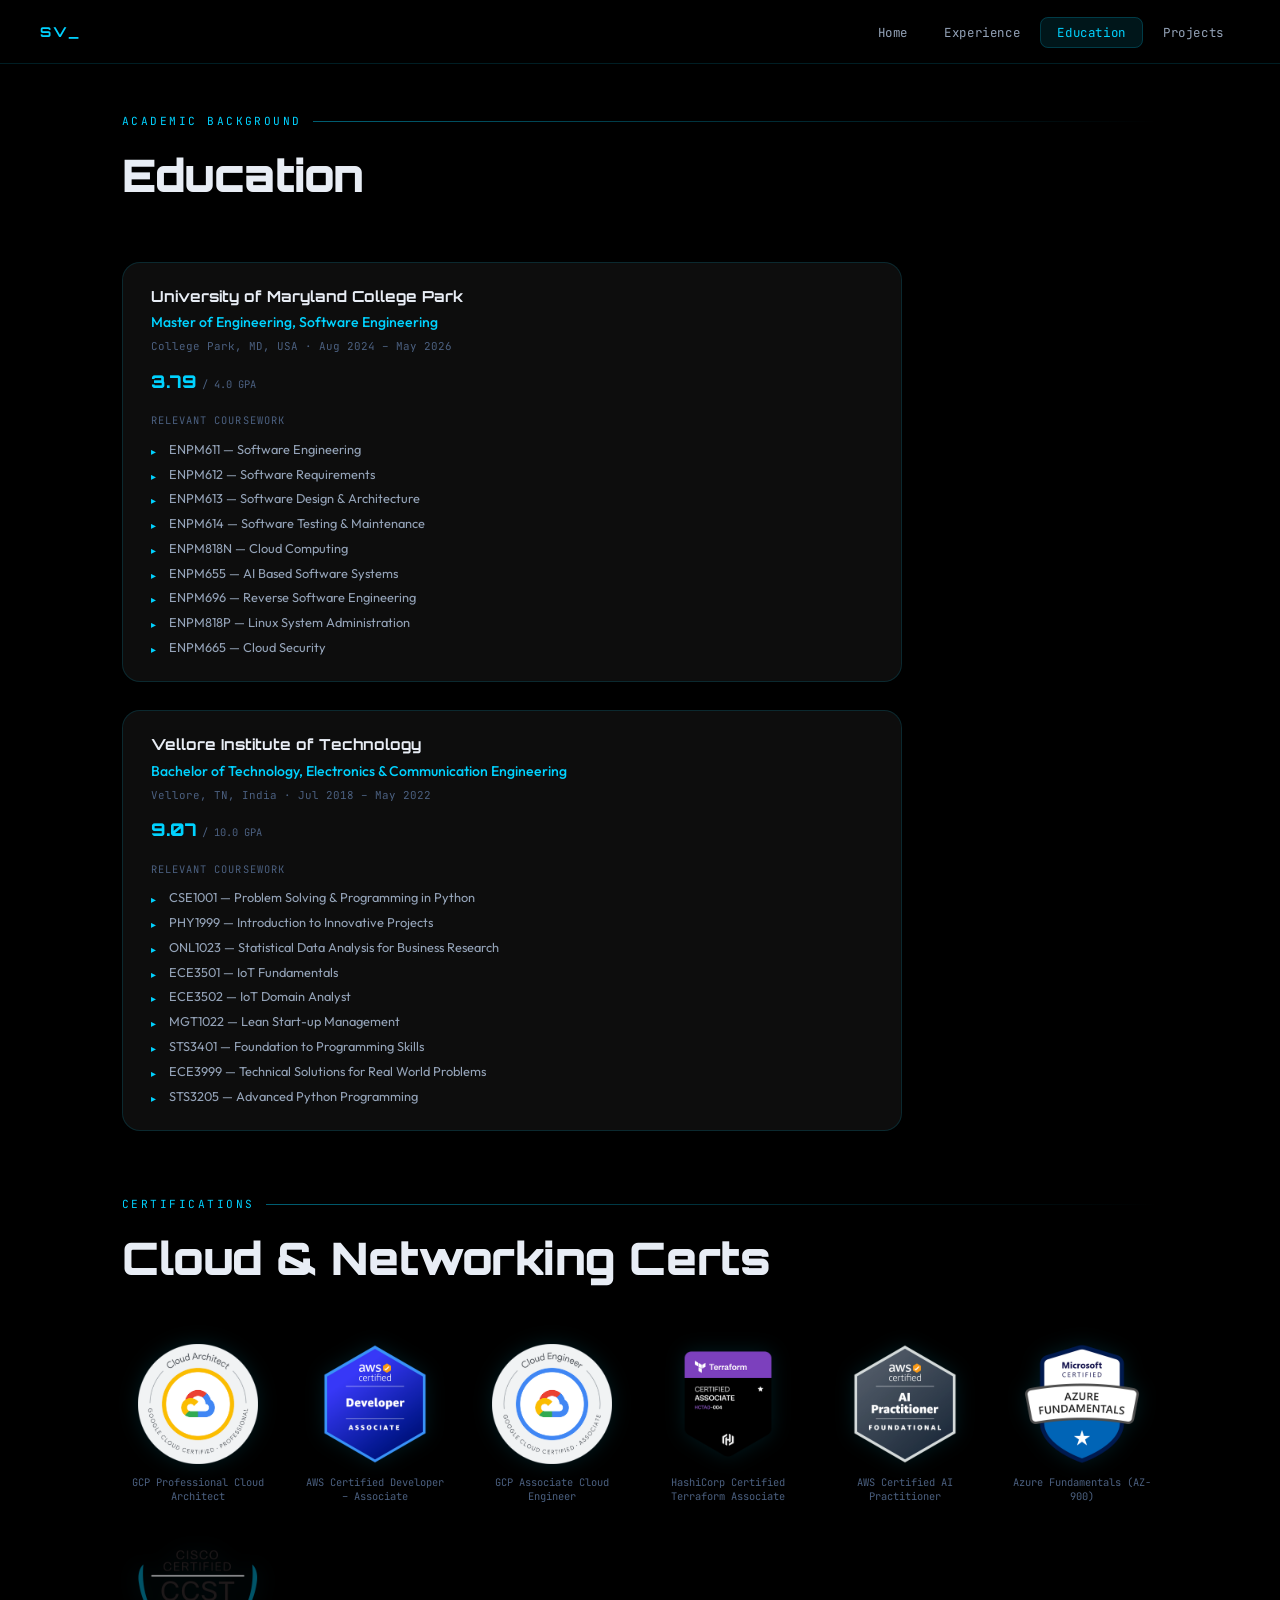
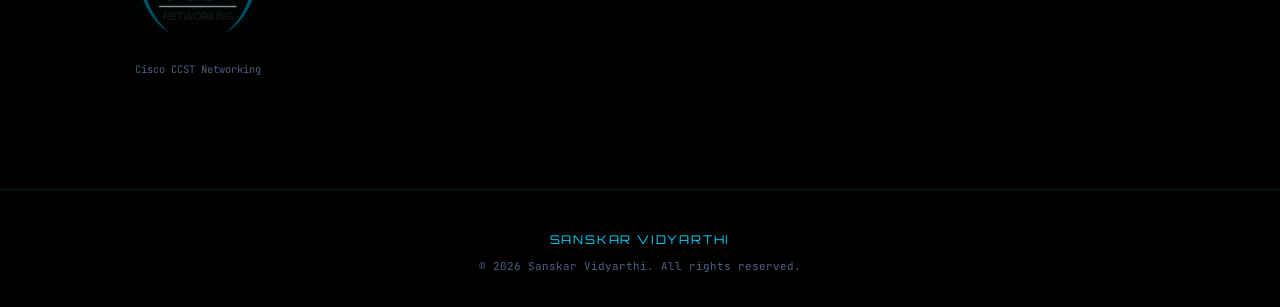
<file: pages/education.html>
<!DOCTYPE html>
<html lang="en">
<head>
  <meta charset="UTF-8" />
  <meta name="viewport" content="width=device-width, initial-scale=1.0" />
  <meta name="description" content="Education background and cloud certifications for Sanskar Vidyarthi. M.Eng. Software Engineering at UMD, B.Tech. at VIT, AWS, GCP, and Azure certified." />
  <title>Education — Sanskar Vidyarthi</title>
  <link rel="preconnect" href="https://fonts.googleapis.com" />
  <link rel="preconnect" href="https://fonts.gstatic.com" crossorigin />
  <link rel="stylesheet" href="../css/global.css" />
  <link rel="stylesheet" href="../css/experience.css" />
  <style>
    .edu-standalone {
      display: flex;
      flex-direction: column;
      gap: 1.75rem;
      margin-bottom: 3.5rem;
    }
    .edu-standalone .dt-edu-card { max-width: 780px; }

    /* Certifications */
    .cert-badges-grid {
      display: grid;
      grid-template-columns: repeat(auto-fill, minmax(150px, 1fr));
      gap: 1.75rem 1.5rem;
      justify-items: center;
    }
    .cert-badge-card {
      display: flex;
      flex-direction: column;
      align-items: center;
      gap: 0.65rem;
    }
    .cert-badge-card img {
      width: 120px; height: 120px;
      object-fit: contain;
      filter: drop-shadow(0 0 10px rgba(0,210,255,0.12));
      transition: transform 0.25s, filter 0.25s;
    }
    .cert-badge-card:hover img {
      transform: translateY(-5px) scale(1.06);
      filter: drop-shadow(0 0 20px rgba(0,210,255,0.32));
    }
    .cert-badge-name {
      font-family: var(--font-mono);
      font-size: 0.65rem;
      color: var(--text-muted);
      text-align: center;
      line-height: 1.4;
      max-width: 140px;
    }
    .certs-section { margin-top: 4rem; }
  </style>
</head>
<body>

<!-- ── NAV ── -->
<nav>
  <a href="../index.html" class="nav-logo">SV_</a>
  <ul class="nav-links">
    <li><a href="../index.html">Home</a></li>
    <li><a href="experience.html">Experience</a></li>
    <li><a href="education.html">Education</a></li>
    <li><a href="projects.html">Projects</a></li>
  </ul>
  <button class="nav-hamburger" id="nav-hamburger" aria-label="Menu">
    <span></span><span></span><span></span>
  </button>
</nav>
<div class="nav-mobile" id="nav-mobile">
  <a href="../index.html">Home</a>
  <a href="experience.html">Experience</a>
  <a href="education.html">Education</a>
  <a href="projects.html">Projects</a>
</div>

<main>
<div class="page-content">

  <div class="section-label">academic background</div>
  <h1 class="page-title">Education</h1>

  <div class="edu-standalone">

    <!-- UMD -->
    <div class="dt-edu-card reveal">
      <div class="dt-edu-inst">University of Maryland College Park</div>
      <div class="dt-edu-degree">Master of Engineering, Software Engineering</div>
      <div class="dt-edu-meta">College Park, MD, USA · Aug 2024 – May 2026</div>
      <div class="dt-edu-gpa">3.79 <span>/ 4.0 GPA</span></div>
      <div class="dt-courses-label">Relevant Coursework</div>
      <ul class="dt-courses-list">
        <li>ENPM611 — Software Engineering</li>
        <li>ENPM612 — Software Requirements</li>
        <li>ENPM613 — Software Design &amp; Architecture</li>
        <li>ENPM614 — Software Testing &amp; Maintenance</li>
        <li>ENPM818N — Cloud Computing</li>
        <li>ENPM655 — AI Based Software Systems</li>
        <li>ENPM696 — Reverse Software Engineering</li>
        <li>ENPM818P — Linux System Administration</li>
        <li>ENPM665 — Cloud Security</li>
      </ul>
    </div>

    <!-- VIT -->
    <div class="dt-edu-card reveal">
      <div class="dt-edu-inst">Vellore Institute of Technology</div>
      <div class="dt-edu-degree">Bachelor of Technology, Electronics &amp; Communication Engineering</div>
      <div class="dt-edu-meta">Vellore, TN, India · Jul 2018 – May 2022</div>
      <div class="dt-edu-gpa">9.07 <span>/ 10.0 GPA</span></div>
      <div class="dt-courses-label">Relevant Coursework</div>
      <ul class="dt-courses-list">
        <li>CSE1001 — Problem Solving &amp; Programming in Python</li>
        <li>PHY1999 — Introduction to Innovative Projects</li>
        <li>ONL1023 — Statistical Data Analysis for Business Research</li>
        <li>ECE3501 — IoT Fundamentals</li>
        <li>ECE3502 — IoT Domain Analyst</li>
        <li>MGT1022 — Lean Start-up Management</li>
        <li>STS3401 — Foundation to Programming Skills</li>
        <li>ECE3999 — Technical Solutions for Real World Problems</li>
        <li>STS3205 — Advanced Python Programming</li>
      </ul>
    </div>

  </div>

  <!-- Certifications -->
  <div class="certs-section">
    <div class="section-label">certifications</div>
    <h1 class="page-title">Cloud &amp; Networking Certs</h1>
    <div class="cert-badges-grid">
      <div class="cert-badge-card reveal">
        <img src="../asset/cert-badges/professional-cloud-architect-certification.png" alt="GCP Professional Cloud Architect" width="120" height="120" loading="lazy" />
        <div class="cert-badge-name">GCP Professional Cloud Architect</div>
      </div>
      <div class="cert-badge-card reveal">
        <img src="../asset/cert-badges/aws-certified-developer-associate.png" alt="AWS Certified Developer – Associate" width="120" height="120" loading="lazy" />
        <div class="cert-badge-name">AWS Certified Developer – Associate</div>
      </div>
      <div class="cert-badge-card reveal">
        <img src="../asset/cert-badges/associate-cloud-engineer-certification.png" alt="GCP Associate Cloud Engineer" width="120" height="120" loading="lazy" />
        <div class="cert-badge-name">GCP Associate Cloud Engineer</div>
      </div>
      <div class="cert-badge-card reveal">
        <img src="../asset/cert-badges/hashicorp-certified-terraform-associate-004.png" alt="HashiCorp Certified Terraform Associate" width="120" height="120" loading="lazy" />
        <div class="cert-badge-name">HashiCorp Certified Terraform Associate</div>
      </div>
      <div class="cert-badge-card reveal">
        <img src="../asset/cert-badges/aws-certified-ai-practitioner.png" alt="AWS Certified AI Practitioner" width="120" height="120" loading="lazy" />
        <div class="cert-badge-name">AWS Certified AI Practitioner</div>
      </div>
      <div class="cert-badge-card reveal">
        <img src="../asset/cert-badges/microsoft-certified-azure-fundamentals.png" alt="Azure Fundamentals AZ-900" width="120" height="120" loading="lazy" />
        <div class="cert-badge-name">Azure Fundamentals (AZ-900)</div>
      </div>
      <div class="cert-badge-card reveal">
        <img src="../asset/cert-badges/cisco-certified-support-technician-networking-ccst-.1.png" alt="Cisco CCST Networking" width="120" height="120" loading="lazy" />
        <div class="cert-badge-name">Cisco CCST Networking</div>
      </div>
    </div>
  </div>

</div>

</main>

<footer>
  <div class="footer-name">SANSKAR VIDYARTHI</div>
  <div class="footer-copy">© <span id="year"></span> Sanskar Vidyarthi. All rights reserved.</div>
</footer>

<script src="../js/main.js"></script>
</body>
</html>
</file>
<file: css/global.css>
/* ============================================================
   GLOBAL — shared variables, reset, nav, footer, buttons
   ============================================================ */

@import url('https://fonts.googleapis.com/css2?family=Orbitron:wght@700;900&family=Outfit:wght@300;400;500;600&family=JetBrains+Mono:wght@400;500&display=swap');

:root {
  --bg:           #000000;
  --bg-card:      #0d0d0d;
  --bg-card-hover:#141414;
  --border:       rgba(0, 210, 255, 0.14);
  --border-glow:  rgba(0, 210, 255, 0.45);
  --cyan:         #00d2ff;
  --cyan-dim:     rgba(0, 210, 255, 0.7);
  --cyan-muted:   rgba(0, 210, 255, 0.1);
  --violet:       #7c3aed;
  --gold:         #f59e0b;
  --text-primary:   #e8edf5;
  --text-secondary: #94a3b8;
  --text-muted:     #4b6080;
  --font-display: 'Orbitron', sans-serif;
  --font-body:    'Outfit', sans-serif;
  --font-mono:    'JetBrains Mono', monospace;
  --radius:    18px;
  --radius-lg: 26px;
  --nav-h:     64px;
}

/* ── RESET ── */
*, *::before, *::after { box-sizing: border-box; margin: 0; padding: 0; }
html { scroll-behavior: smooth; }
body {
  background: var(--bg);
  color: var(--text-primary);
  font-family: var(--font-body);
  font-size: 16px;
  line-height: 1.7;
  overflow-x: hidden;
  min-height: 100vh;
}

/* ── SCROLLBAR ── */
::-webkit-scrollbar { width: 4px; }
::-webkit-scrollbar-track { background: #000; }
::-webkit-scrollbar-thumb { background: rgba(0,210,255,0.3); border-radius: 4px; }

/* ── SHARED SECTION WRAPPER ── */
.page-content {
  max-width: 1100px;
  margin: 0 auto;
  padding: calc(var(--nav-h) + 3rem) 2rem 5rem;
}

/* ── SECTION LABEL ── */
.section-label {
  font-family: var(--font-mono);
  font-size: 0.7rem;
  color: var(--cyan);
  letter-spacing: 0.22em;
  text-transform: uppercase;
  margin-bottom: 0.4rem;
  display: flex;
  align-items: center;
  gap: 0.7rem;
}
.section-label::after {
  content: '';
  flex: 1;
  height: 1px;
  background: linear-gradient(to right, var(--border-glow), transparent);
}

/* ── PAGE TITLE ── */
h1.page-title {
  font-family: var(--font-display);
  font-size: clamp(1.8rem, 3.5vw, 2.8rem);
  font-weight: 900;
  color: var(--text-primary);
  margin-bottom: 3rem;
  letter-spacing: -0.01em;
}

/* ── TECH CHIP ── */
.tech-chip {
  font-family: var(--font-mono);
  font-size: 0.68rem;
  padding: 0.2rem 0.6rem;
  border-radius: 6px;
  background: rgba(0, 210, 255, 0.07);
  border: 1px solid rgba(0, 210, 255, 0.18);
  color: var(--cyan-dim);
}

/* ============================================================
   NAVIGATION
   ============================================================ */
nav {
  position: fixed;
  top: 0; left: 0; right: 0;
  z-index: 300;
  height: var(--nav-h);
  padding: 0 2.5rem;
  display: flex;
  align-items: center;
  justify-content: space-between;
  background: rgba(0, 0, 0, 0.85);
  backdrop-filter: blur(16px);
  border-bottom: 1px solid var(--border);
}

.nav-logo {
  font-family: var(--font-display);
  font-size: 0.85rem;
  font-weight: 700;
  color: var(--cyan);
  letter-spacing: 0.12em;
  text-decoration: none;
}

.nav-links {
  display: flex;
  gap: 0.25rem;
  list-style: none;
}

.nav-links a {
  font-family: var(--font-mono);
  font-size: 0.78rem;
  color: var(--text-secondary);
  text-decoration: none;
  letter-spacing: 0.05em;
  padding: 0.4rem 1rem;
  border-radius: 8px;
  transition: color 0.2s, background 0.2s;
}

.nav-links a:hover {
  color: var(--cyan);
  background: var(--cyan-muted);
}

.nav-links a.active {
  color: var(--cyan);
  background: var(--cyan-muted);
  border: 1px solid rgba(0,210,255,0.2);
}

/* ── HAMBURGER (mobile) ── */
.nav-hamburger {
  display: none;
  flex-direction: column;
  gap: 5px;
  cursor: pointer;
  padding: 4px;
  background: none;
  border: none;
}
.nav-hamburger span {
  display: block;
  width: 22px;
  height: 2px;
  background: var(--text-secondary);
  border-radius: 2px;
  transition: background 0.2s;
}
.nav-hamburger:hover span { background: var(--cyan); }

/* ── MOBILE MENU ── */
.nav-mobile {
  display: none;
  position: fixed;
  top: var(--nav-h);
  left: 0; right: 0;
  background: #000000;
  border-bottom: 1px solid var(--border);
  padding: 0.5rem 1.5rem 1rem;
  flex-direction: column;
  gap: 0;
  z-index: 299;
  box-shadow: 0 8px 32px rgba(0, 0, 0, 0.9);
}
.nav-mobile.open { display: flex; }
.nav-mobile a {
  font-family: var(--font-mono);
  font-size: 0.9rem;
  color: var(--text-secondary);
  text-decoration: none;
  padding: 1rem 1rem;
  border-radius: 8px;
  border-bottom: 1px solid rgba(255,255,255,0.05);
  display: block;
  transition: color 0.2s, background 0.2s;
}
.nav-mobile a:last-child { border-bottom: none; }
.nav-mobile a:hover,
.nav-mobile a.active { color: var(--cyan); background: var(--cyan-muted); }

/* ============================================================
   BUTTONS
   ============================================================ */
.btn-primary {
  display: inline-flex;
  align-items: center;
  gap: 0.5rem;
  padding: 0.75rem 1.75rem;
  background: var(--cyan);
  color: #000;
  font-family: var(--font-body);
  font-weight: 600;
  font-size: 0.9rem;
  border-radius: 100px;
  text-decoration: none;
  transition: transform 0.2s, box-shadow 0.2s;
  box-shadow: 0 0 18px rgba(0,210,255,0.3);
}
.btn-primary:hover {
  transform: translateY(-2px);
  box-shadow: 0 0 32px rgba(0,210,255,0.55);
}

.btn-ghost {
  display: inline-flex;
  align-items: center;
  gap: 0.5rem;
  padding: 0.75rem 1.75rem;
  border: 1px solid var(--border-glow);
  color: var(--cyan);
  font-family: var(--font-body);
  font-weight: 500;
  font-size: 0.9rem;
  border-radius: 100px;
  text-decoration: none;
  background: var(--cyan-muted);
  transition: transform 0.2s, background 0.2s, box-shadow 0.2s;
}
.btn-ghost:hover {
  transform: translateY(-2px);
  background: rgba(0,210,255,0.18);
  box-shadow: 0 0 18px rgba(0,210,255,0.18);
}

.btn-icon {
  display: inline-flex;
  align-items: center;
  gap: 0.45rem;
  padding: 0.5rem 1.1rem;
  border: 1px solid var(--border);
  color: var(--text-secondary);
  font-family: var(--font-mono);
  font-size: 0.72rem;
  border-radius: 8px;
  text-decoration: none;
  background: var(--bg-card);
  transition: border-color 0.2s, color 0.2s, background 0.2s;
}
.btn-icon:hover {
  border-color: var(--border-glow);
  color: var(--cyan);
  background: var(--cyan-muted);
}

/* ============================================================
   FOOTER
   ============================================================ */
footer {
  text-align: center;
  padding: 2.5rem 2rem 2rem;
  border-top: 1px solid var(--border);
  margin-top: 2rem;
}
.footer-name {
  font-family: var(--font-display);
  font-size: 0.75rem;
  color: var(--cyan);
  letter-spacing: 0.15em;
  margin-bottom: 0.4rem;
}
.footer-copy {
  font-family: var(--font-mono);
  font-size: 0.68rem;
  color: var(--text-muted);
}

/* ============================================================
   ANIMATIONS
   ============================================================ */
@keyframes fadeInUp {
  from { opacity: 0; transform: translateY(18px); }
  to   { opacity: 1; transform: translateY(0); }
}
@keyframes revealUp {
  from { opacity: 0; transform: translateY(22px); }
  to   { opacity: 1; transform: translateY(0); }
}
@keyframes spin {
  from { transform: rotate(0deg); }
  to   { transform: rotate(360deg); }
}

.reveal {
  opacity: 0;
  transform: translateY(22px);
}
.reveal.visible {
  animation: revealUp 0.5s ease forwards;
}

/* ============================================================
   RESPONSIVE
   ============================================================ */
@media (max-width: 768px) {
  .nav-links { display: none; }
  .nav-hamburger { display: flex; }
  .page-content { padding-top: calc(var(--nav-h) + 2rem); padding-left: 1.25rem; padding-right: 1.25rem; }
}
</file>
<file: css/experience.css>
/* ============================================================
   EXPERIENCE PAGE STYLES — alternating single-spine timeline
   ============================================================ */

/* ── ALTERNATING TIMELINE ── */
.alt-timeline {
  position: relative;
  padding: 0;
}

/* Central vertical spine */
.alt-timeline::before {
  content: '';
  position: absolute;
  left: 50%;
  top: 0; bottom: 0;
  width: 1px;
  transform: translateX(-50%);
  background: linear-gradient(to bottom, var(--cyan) 0%, rgba(0,210,255,0.04) 100%);
  z-index: 0;
}

/* Each row: 3 columns — card | spine | empty  OR  empty | spine | card */
.alt-row {
  display: grid;
  grid-template-columns: 1fr 56px 1fr;
  align-items: flex-start;
  margin-bottom: 2.5rem;
}

/* Spine column — dot centred on it */
.alt-spine-cell {
  display: flex;
  justify-content: center;
  padding-top: 1.4rem;
  position: relative;
  z-index: 1;
}

.alt-dot {
  width: 14px; height: 14px;
  border-radius: 50%;
  background: var(--bg);
  border: 2px solid var(--cyan);
  box-shadow: 0 0 12px rgba(0,210,255,0.55);
  flex-shrink: 0;
}

/* Card column — left variant pushes card to right edge of its column */
.alt-left .alt-card-cell  { padding-right: 1.75rem; display: flex; justify-content: flex-end; }
.alt-right .alt-card-cell { padding-left: 1.75rem;  display: flex; justify-content: flex-start; }

.alt-empty-cell { /* spacer */ }

/* ── WORK CARD BASE ── */
.dt-work-card {
  background: var(--bg-card);
  border: 1px solid var(--border);
  border-radius: var(--radius);
  padding: 1.4rem 1.6rem;
  width: 100%;
  position: relative;
  overflow: hidden;
  transition: border-color 0.22s, background 0.22s;
  opacity: 0;
  transform: translateY(18px);
}

.dt-work-card::before {
  content: '';
  position: absolute;
  top: 0; left: 0; right: 0;
  height: 2px;
  background: linear-gradient(90deg, var(--cyan), var(--violet));
  opacity: 0;
  transition: opacity 0.3s;
}
.dt-work-card:hover::before { opacity: 1; }
.dt-work-card:hover { border-color: var(--border-glow); background: var(--bg-card-hover); }
.dt-work-card.visible { animation: revealUp 0.5s ease forwards; }

/* ── WORK CARD INTERNALS ── */
.dt-role {
  font-family: var(--font-display);
  font-size: 0.82rem;
  font-weight: 700;
  color: var(--text-primary);
  letter-spacing: 0.02em;
  line-height: 1.3;
  margin-bottom: 0.2rem;
}
.dt-company {
  font-size: 0.83rem;
  color: var(--cyan);
  font-weight: 600;
  margin-bottom: 0.12rem;
}
.dt-meta {
  font-family: var(--font-mono);
  font-size: 0.65rem;
  color: var(--text-muted);
  margin-bottom: 0.9rem;
  line-height: 1.5;
}
.dt-bullets {
  list-style: none;
  display: flex;
  flex-direction: column;
  gap: 0.45rem;
}
.dt-bullets li {
  font-size: 0.82rem;
  color: var(--text-secondary);
  padding-left: 1.1rem;
  position: relative;
  line-height: 1.55;
}
.dt-bullets li::before {
  content: '▸';
  position: absolute;
  left: 0;
  color: var(--cyan);
  font-size: 0.65rem;
  top: 4px;
}
.dt-bullets li.extra { display: none; }
.dt-bullets.expanded li.extra { display: list-item; }

.dt-toggle {
  margin-top: 0.75rem;
  font-family: var(--font-mono);
  font-size: 0.65rem;
  color: var(--cyan);
  background: none;
  border: 1px solid rgba(0,210,255,0.22);
  border-radius: 100px;
  padding: 0.22rem 0.7rem;
  cursor: pointer;
  display: inline-flex;
  align-items: center;
  gap: 0.3rem;
  transition: background 0.2s, border-color 0.2s;
}
.dt-toggle:hover { background: var(--cyan-muted); border-color: var(--border-glow); }

.dt-tech { display: flex; flex-wrap: wrap; gap: 0.35rem; margin-top: 0.9rem; }

/* ── EDUCATION PAGE — degree card ── */
.dt-edu-card {
  background: var(--bg-card);
  border: 1px solid var(--border);
  border-radius: var(--radius);
  padding: 1.5rem 1.75rem;
  width: 100%;
  position: relative;
  overflow: hidden;
  transition: border-color 0.22s, background 0.22s;
  opacity: 0;
  transform: translateY(18px);
}
.dt-edu-card::before {
  content: '';
  position: absolute;
  top: 0; left: 0; right: 0;
  height: 2px;
  background: linear-gradient(90deg, var(--violet), var(--cyan));
  opacity: 0;
  transition: opacity 0.3s;
}
.dt-edu-card:hover::before { opacity: 1; }
.dt-edu-card:hover { border-color: var(--border-glow); background: var(--bg-card-hover); }
.dt-edu-card.visible { animation: revealUp 0.5s ease forwards; }

.dt-edu-inst {
  font-family: var(--font-display);
  font-size: 0.95rem;
  font-weight: 700;
  color: var(--text-primary);
  line-height: 1.3;
  margin-bottom: 0.3rem;
}
.dt-edu-degree {
  font-size: 0.88rem;
  color: var(--cyan);
  font-weight: 500;
  margin-bottom: 0.2rem;
}
.dt-edu-meta {
  font-family: var(--font-mono);
  font-size: 0.68rem;
  color: var(--text-muted);
  margin-bottom: 0.75rem;
  line-height: 1.5;
}
.dt-edu-gpa {
  font-family: var(--font-display);
  font-size: 1.1rem;
  font-weight: 900;
  color: var(--cyan);
  margin-bottom: 1rem;
  display: inline-flex;
  align-items: baseline;
  gap: 0.3rem;
}
.dt-edu-gpa span {
  font-size: 0.65rem;
  font-weight: 400;
  color: var(--text-muted);
  font-family: var(--font-mono);
}
.dt-courses-label {
  font-family: var(--font-mono);
  font-size: 0.65rem;
  color: var(--text-muted);
  letter-spacing: 0.1em;
  text-transform: uppercase;
  margin-bottom: 0.6rem;
}

/* Coursework as individual bullet points */
.dt-courses-list {
  list-style: none;
  display: flex;
  flex-direction: column;
  gap: 0.35rem;
}
.dt-courses-list li {
  font-size: 0.8rem;
  color: var(--text-secondary);
  padding-left: 1.1rem;
  position: relative;
  line-height: 1.5;
}
.dt-courses-list li::before {
  content: '▸';
  position: absolute;
  left: 0;
  color: var(--cyan);
  font-size: 0.65rem;
  top: 4px;
}

/* ── RESPONSIVE ── */
@media (max-width: 768px) {
  /* Collapse to left-spine single column */
  .alt-timeline::before { left: 18px; transform: none; }

  .alt-row {
    grid-template-columns: 36px 1fr;
    grid-template-rows: 1fr;
    margin-bottom: 1.75rem;
  }

  /* Spine always in column 1 */
  .alt-row .alt-spine-cell {
    grid-column: 1;
    grid-row: 1;
    padding-top: 1.4rem;
    justify-content: center;
  }

  /* Card always in column 2 regardless of left/right */
  .alt-left .alt-card-cell,
  .alt-right .alt-card-cell {
    grid-column: 2;
    grid-row: 1;
    padding: 0 0 0 1rem;
    justify-content: flex-start;
  }

  /* Hide empty spacer cells on mobile */
  .alt-left .alt-empty-cell,
  .alt-right .alt-empty-cell { display: none; }

  /* Reorder: on left rows, spine is already col 1; on right rows, move spine before card */
  .alt-right .alt-empty-cell { display: none; }
  .alt-right .alt-spine-cell { order: -1; }
}
</file>
